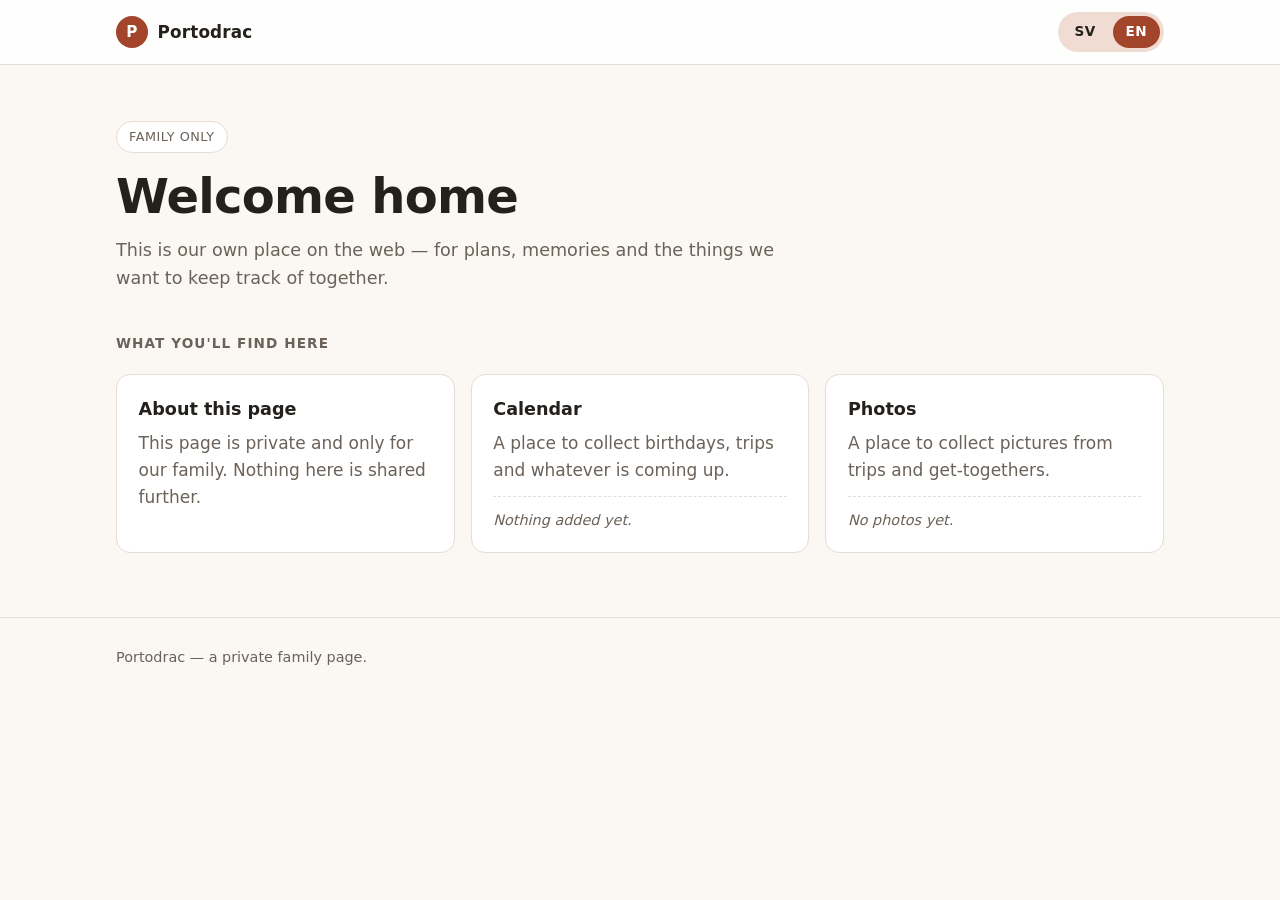
<file: index.html>
<!DOCTYPE html>
<html lang="sv">
<head>
  <meta charset="utf-8">
  <meta name="viewport" content="width=device-width, initial-scale=1">
  <meta name="robots" content="noindex, nofollow">
  <title>Portodrac</title>
  <meta name="description" content="Privat sida för familjen.">
  <link rel="stylesheet" href="css/style.css">
</head>
<body>
  <a class="skip-link" href="#main" data-i18n="a11y.skip">Hoppa till innehåll</a>

  <header class="site-header">
    <div class="wrap header-inner">
      <a class="brand" href="./">
        <span class="brand-mark" aria-hidden="true">P</span>
        <span class="brand-name">Portodrac</span>
      </a>

      <nav class="lang-switch" aria-label="Språk / Language">
        <button type="button" class="lang-btn" data-lang="sv" aria-pressed="true">SV</button>
        <button type="button" class="lang-btn" data-lang="en" aria-pressed="false">EN</button>
      </nav>
    </div>
  </header>

  <main id="main">
    <section class="hero wrap">
      <p class="badge" data-i18n="hero.badge">Endast för familjen</p>
      <h1 data-i18n="hero.title">Välkommen hem</h1>
      <p class="lead" data-i18n="hero.lead">Det här är vår egen plats på nätet — för planer, minnen och sådant vi vill hålla reda på tillsammans.</p>
    </section>

    <section class="cards wrap" aria-labelledby="cards-heading">
      <h2 id="cards-heading" class="section-title" data-i18n="sections.title">Det här finns här</h2>

      <article class="card">
        <h3 data-i18n="about.title">Om sidan</h3>
        <p data-i18n="about.text">Sidan är privat och bara till för oss i familjen. Inget här delas vidare.</p>
      </article>

      <article class="card">
        <h3 data-i18n="calendar.title">Kalender</h3>
        <p data-i18n="calendar.text">Här kan vi samla födelsedagar, resor och annat som är på gång.</p>
        <p class="placeholder" data-i18n="calendar.placeholder">Inget inlagt än.</p>
      </article>

      <article class="card">
        <h3 data-i18n="photos.title">Bilder</h3>
        <p data-i18n="photos.text">Här kan vi samla bilder från resor och träffar.</p>
        <p class="placeholder" data-i18n="photos.placeholder">Inga bilder än.</p>
      </article>
    </section>
  </main>

  <footer class="site-footer">
    <div class="wrap">
      <p data-i18n="footer.text">Portodrac — en privat familjesida.</p>
    </div>
  </footer>

  <script src="js/i18n.js"></script>
  <script src="js/main.js"></script>
</body>
</html>
</file>
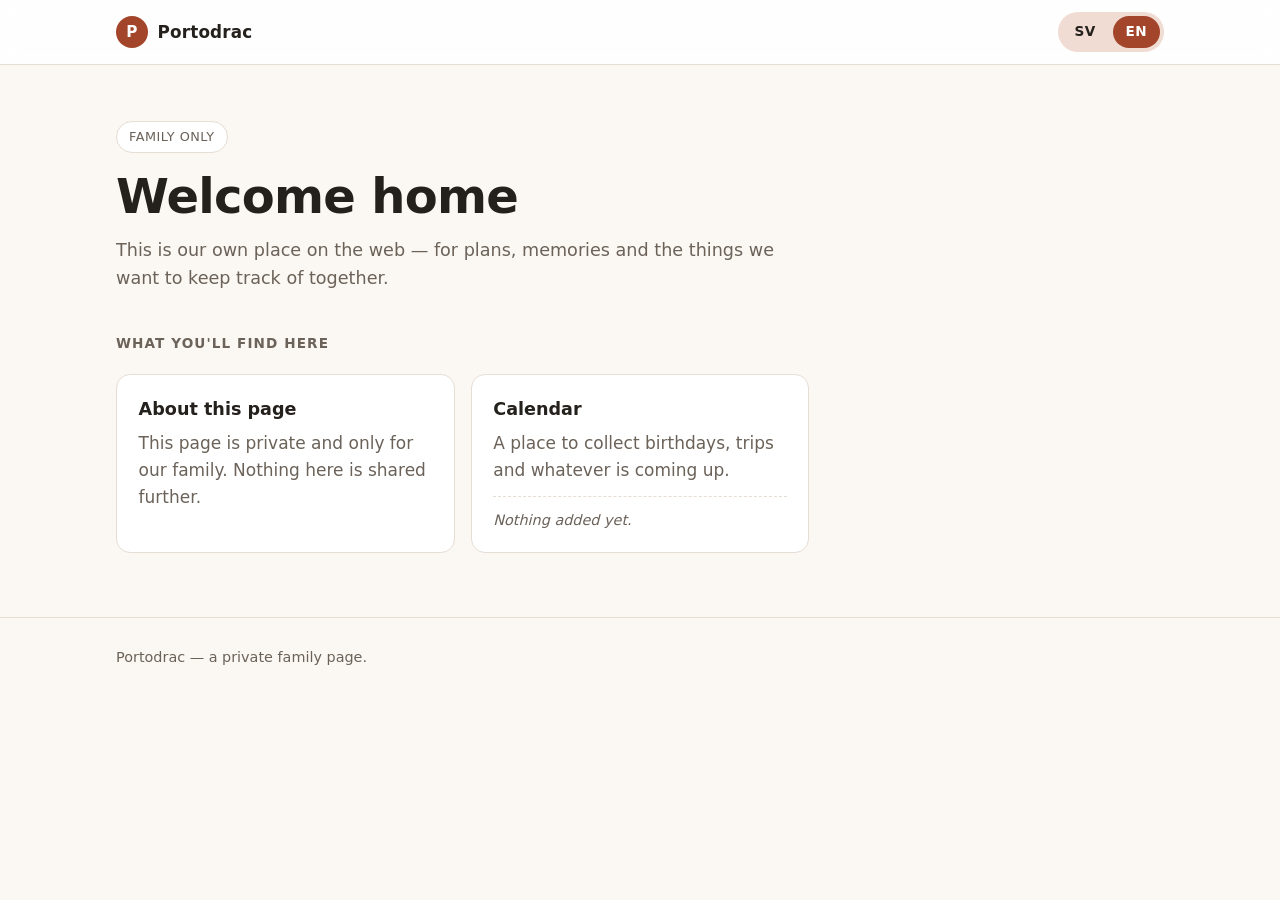
<file: site/index.html>
<!DOCTYPE html>
<html lang="sv">
<head>
  <meta charset="utf-8">
  <meta name="viewport" content="width=device-width, initial-scale=1">
  <meta name="robots" content="noindex, nofollow">
  <title>Portodrac</title>
  <meta name="description" content="Privat sida för familjen.">
  <link rel="stylesheet" href="css/style.css">
</head>
<body>
  <a class="skip-link" href="#main" data-i18n="a11y.skip">Hoppa till innehåll</a>

  <header class="site-header">
    <div class="wrap header-inner">
      <a class="brand" href="./">
        <span class="brand-mark" aria-hidden="true">P</span>
        <span class="brand-name">Portodrac</span>
      </a>

      <nav class="lang-switch" aria-label="Språk / Language">
        <button type="button" class="lang-btn" data-lang="sv" aria-pressed="true">SV</button>
        <button type="button" class="lang-btn" data-lang="en" aria-pressed="false">EN</button>
      </nav>
    </div>
  </header>

  <main id="main">
    <section class="hero wrap">
      <p class="badge" data-i18n="hero.badge">Endast för familjen</p>
      <h1 data-i18n="hero.title">Välkommen hem</h1>
      <p class="lead" data-i18n="hero.lead">Det här är vår egen plats på nätet — för planer, minnen och sådant vi vill hålla reda på tillsammans.</p>
    </section>

    <section class="cards wrap" aria-labelledby="cards-heading">
      <h2 id="cards-heading" class="section-title" data-i18n="sections.title">Det här finns här</h2>

      <article class="card">
        <h3 data-i18n="about.title">Om sidan</h3>
        <p data-i18n="about.text">Sidan är privat och bara till för oss i familjen. Inget här delas vidare.</p>
      </article>

      <article class="card">
        <h3 data-i18n="calendar.title">Kalender</h3>
        <p data-i18n="calendar.text">Här kan vi samla födelsedagar, resor och annat som är på gång.</p>
        <p class="placeholder" data-i18n="calendar.placeholder">Inget inlagt än.</p>
      </article>
    </section>
  </main>

  <footer class="site-footer">
    <div class="wrap">
      <p data-i18n="footer.text">Portodrac — en privat familjesida.</p>
    </div>
  </footer>

  <script src="js/i18n.js"></script>
  <script src="js/main.js"></script>
</body>
</html>
</file>
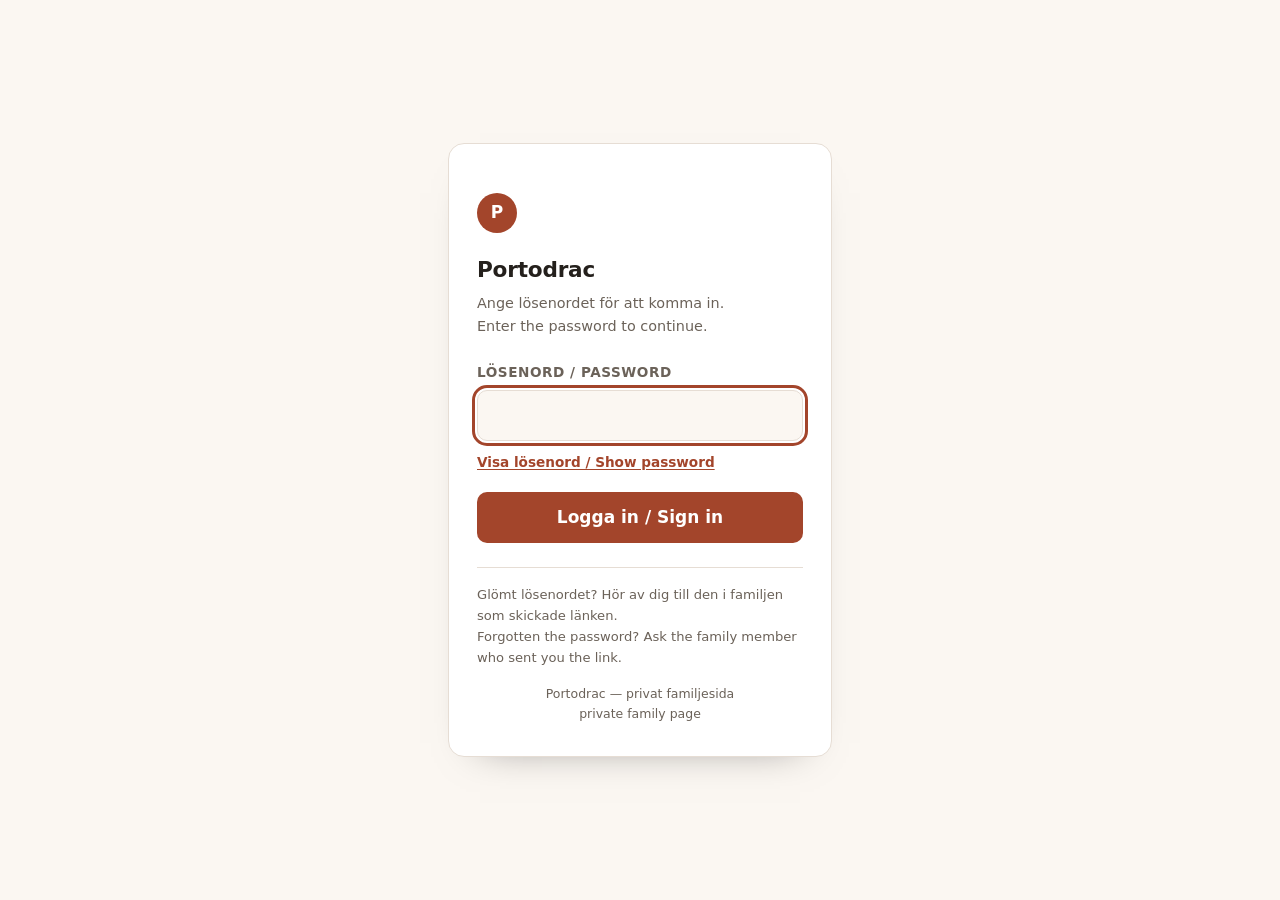
<file: site/login.html>
<!DOCTYPE html>
<html lang="sv">
<head>
  <meta charset="utf-8">
  <meta name="viewport" content="width=device-width, initial-scale=1">
  <meta name="robots" content="noindex, nofollow">
  <meta name="color-scheme" content="light dark">
  <title>Portodrac — inloggning</title>
  <style>
    :root {
      --bg: #fbf7f2;
      --surface: #ffffff;
      --text: #24201c;
      --muted: #6b6259;
      --accent: #a3452b;
      --accent-soft: #f0dcd3;
      --border: #e6ddd4;
      --error: #9c2b21;
    }

    @media (prefers-color-scheme: dark) {
      :root {
        --bg: #17130f;
        --surface: #211b16;
        --text: #f2ebe4;
        --muted: #b0a49a;
        --accent: #e98a63;
        --accent-soft: #3a2a22;
        --border: #342b24;
        --error: #ff9c8f;
      }
    }

    *, *::before, *::after { box-sizing: border-box; }

    body {
      margin: 0;
      min-height: 100vh;
      display: grid;
      place-items: center;
      padding: 1.5rem;
      background: var(--bg);
      color: var(--text);
      font-family: system-ui, -apple-system, "Segoe UI", Roboto, Helvetica, Arial, sans-serif;
      font-size: 1.0625rem;
      line-height: 1.6;
    }

    .card {
      width: 100%;
      max-width: 24rem;
      background: var(--surface);
      border: 1px solid var(--border);
      border-radius: 16px;
      padding: 2rem 1.75rem;
      box-shadow: 0 18px 40px -32px rgba(0, 0, 0, 0.5);
    }

    .mark {
      display: grid;
      place-items: center;
      width: 2.5rem;
      height: 2.5rem;
      border-radius: 50%;
      background: var(--accent);
      color: #fff;
      font-weight: 700;
      margin-bottom: 1.25rem;
    }

    h1 {
      margin: 0 0 0.25rem;
      font-size: 1.35rem;
      letter-spacing: -0.01em;
    }

    .hint {
      margin: 0 0 1.5rem;
      color: var(--muted);
      font-size: 0.9rem;
    }

    .hint span,
    .error span,
    .help span {
      display: block;
    }

    label {
      display: block;
      margin-bottom: 0.4rem;
      font-size: 0.85rem;
      font-weight: 600;
      letter-spacing: 0.04em;
      text-transform: uppercase;
      color: var(--muted);
    }

    input[type="password"],
    input[type="text"] {
      width: 100%;
      padding: 0.7rem 0.85rem;
      font: inherit;
      color: inherit;
      background: var(--bg);
      border: 1px solid var(--border);
      border-radius: 10px;
    }

    input[type="password"]:focus-visible,
    input[type="text"]:focus-visible,
    button:focus-visible,
    .toggle:focus-visible {
      outline: 3px solid var(--accent);
      outline-offset: 2px;
    }

    input[aria-invalid="true"] {
      border-color: var(--error);
      box-shadow: 0 0 0 1px var(--error);
    }

    button {
      width: 100%;
      margin-top: 1rem;
      padding: 0.75rem 1rem;
      font: inherit;
      font-weight: 600;
      color: #fff;
      background: var(--accent);
      border: 0;
      border-radius: 10px;
      cursor: pointer;
    }

    button:hover { filter: brightness(1.08); }

    /* Liten textknapp: visa/dölj lösenordet */
    .toggle {
      width: auto;
      margin: 0.5rem 0 0;
      padding: 0.15rem 0;
      background: none;
      color: var(--accent);
      font-size: 0.85rem;
      font-weight: 600;
      text-decoration: underline;
      text-underline-offset: 0.18em;
    }

    .toggle:hover { filter: none; text-decoration-thickness: 2px; }

    .caps {
      margin: 0.5rem 0 0;
      color: var(--muted);
      font-size: 0.82rem;
    }

    .error {
      margin: 0 0 1rem;
      padding: 0.6rem 0.8rem;
      border-radius: 10px;
      background: color-mix(in srgb, var(--error) 12%, transparent);
      color: var(--error);
      font-size: 0.9rem;
    }

    .error[hidden],
    .caps[hidden] { display: none; }

    .help {
      margin: 1.5rem 0 0;
      padding-top: 1rem;
      border-top: 1px solid var(--border);
      color: var(--muted);
      font-size: 0.82rem;
    }

    .help p { margin: 0; }

    .footer {
      margin: 1rem 0 0;
      color: var(--muted);
      font-size: 0.78rem;
      text-align: center;
    }

    .footer span { display: block; }
  </style>
</head>
<body>
  <main class="card">
    <p class="mark" aria-hidden="true">P</p>
    <h1>Portodrac</h1>
    <p class="hint">
      <span>Ange lösenordet för att komma in.</span>
      <span lang="en">Enter the password to continue.</span>
    </p>

    <form method="POST" action="/.netlify/functions/login">
      <p class="error" id="error" role="alert" hidden>
        <span>Fel lösenord — försök igen.</span>
        <span lang="en">Wrong password, please try again.</span>
      </p>

      <label for="password">Lösenord / Password</label>
      <input id="password" name="password" type="password" autocomplete="current-password" required autofocus>
      <button type="button" class="toggle" id="toggle" aria-controls="password" hidden>
        Visa lösenord / Show password
      </button>
      <p class="caps" id="caps" hidden>
        <span>Caps Lock är på.</span>
        <span lang="en">Caps Lock is on.</span>
      </p>

      <button type="submit">Logga in / Sign in</button>
    </form>

    <div class="help">
      <p>
        <span>Glömt lösenordet? Hör av dig till den i familjen som skickade länken.</span>
        <span lang="en">Forgotten the password? Ask the family member who sent you the link.</span>
      </p>
    </div>

    <p class="footer">
      <span>Portodrac — privat familjesida</span>
      <span lang="en">private family page</span>
    </p>
  </main>

  <script>
    (function () {
      var input = document.getElementById("password");
      var toggle = document.getElementById("toggle");
      var error = document.getElementById("error");
      var caps = document.getElementById("caps");

      /* "Visa lösenord" kräver JS — utan JS döljs knappen helt. */
      toggle.hidden = false;

      if (new URLSearchParams(window.location.search).has("fel")) {
        error.hidden = false;
        input.setAttribute("aria-invalid", "true");
        input.setAttribute("aria-describedby", "error");
        input.select();
      }

      toggle.addEventListener("click", function () {
        var hidden = input.type === "password";
        input.type = hidden ? "text" : "password";
        toggle.textContent = hidden
          ? "Dölj lösenord / Hide password"
          : "Visa lösenord / Show password";
        input.focus();
        var end = input.value.length;
        try {
          input.setSelectionRange(end, end);
        } catch (err) {
          /* Vissa webbläsare tillåter inte det — fokus räcker. */
        }
      });

      function showCaps(event) {
        if (typeof event.getModifierState !== "function") {
          return;
        }
        caps.hidden = !event.getModifierState("CapsLock");
      }

      input.addEventListener("keydown", showCaps);
      input.addEventListener("keyup", showCaps);
      input.addEventListener("blur", function () {
        caps.hidden = true;
      });
    })();
  </script>
</body>
</html>
</file>
<file: css/style.css>
/* Portodrac — privat familjesida. Inga externa typsnitt eller beroenden. */

:root {
  --bg: #fbf7f2;
  --surface: #ffffff;
  --text: #24201c;
  --muted: #6b6259;
  --accent: #a3452b;
  --accent-soft: #f0dcd3;
  --border: #e6ddd4;
  --radius: 14px;
  --wrap: 68rem;
}

@media (prefers-color-scheme: dark) {
  :root {
    --bg: #17130f;
    --surface: #211b16;
    --text: #f2ebe4;
    --muted: #b0a49a;
    --accent: #e98a63;
    --accent-soft: #3a2a22;
    --border: #342b24;
  }
}

*,
*::before,
*::after {
  box-sizing: border-box;
}

html {
  -webkit-text-size-adjust: 100%;
}

body {
  margin: 0;
  background: var(--bg);
  color: var(--text);
  font-family: system-ui, -apple-system, "Segoe UI", Roboto, Helvetica, Arial, sans-serif;
  font-size: 1.0625rem;
  line-height: 1.6;
}

.wrap {
  width: 100%;
  max-width: var(--wrap);
  margin-inline: auto;
  padding-inline: 1.25rem;
}

/* Skiplänk, syns bara vid tangentbordsfokus */
.skip-link {
  position: absolute;
  left: -9999px;
  top: 0;
  background: var(--accent);
  color: #fff;
  padding: 0.6rem 1rem;
  border-radius: 0 0 var(--radius) 0;
  z-index: 10;
}

.skip-link:focus {
  left: 0;
}

/* Header */
.site-header {
  border-bottom: 1px solid var(--border);
  background: color-mix(in srgb, var(--surface) 88%, transparent);
  position: sticky;
  top: 0;
  backdrop-filter: blur(8px);
}

.header-inner {
  display: flex;
  align-items: center;
  justify-content: space-between;
  gap: 1rem;
  min-height: 4rem;
}

.brand {
  display: inline-flex;
  align-items: center;
  gap: 0.6rem;
  color: inherit;
  text-decoration: none;
  font-weight: 650;
  letter-spacing: 0.01em;
}

.brand-mark {
  display: grid;
  place-items: center;
  width: 2rem;
  height: 2rem;
  border-radius: 50%;
  background: var(--accent);
  color: #fff;
  font-size: 0.95rem;
  font-weight: 700;
}

.brand-name {
  font-size: 1.05rem;
}

/* Språkväxlare */
.lang-switch {
  display: inline-flex;
  gap: 0.25rem;
  padding: 0.25rem;
  background: var(--accent-soft);
  border-radius: 999px;
}

.lang-btn {
  appearance: none;
  border: 0;
  background: transparent;
  color: inherit;
  font: inherit;
  font-size: 0.85rem;
  font-weight: 600;
  letter-spacing: 0.04em;
  padding: 0.35rem 0.8rem;
  border-radius: 999px;
  cursor: pointer;
}

.lang-btn[aria-pressed="true"] {
  background: var(--accent);
  color: #fff;
}

.lang-btn:focus-visible,
.brand:focus-visible {
  outline: 3px solid var(--accent);
  outline-offset: 2px;
}

/* Hero */
.hero {
  padding-block: 3.5rem 2.5rem;
}

.badge {
  display: inline-block;
  margin: 0 0 1rem;
  padding: 0.3rem 0.75rem;
  border: 1px solid var(--border);
  border-radius: 999px;
  background: var(--surface);
  color: var(--muted);
  font-size: 0.8rem;
  letter-spacing: 0.04em;
  text-transform: uppercase;
}

.hero h1 {
  margin: 0 0 0.75rem;
  font-size: clamp(2rem, 5vw, 3rem);
  line-height: 1.15;
  letter-spacing: -0.015em;
}

.lead {
  margin: 0;
  max-width: 42rem;
  color: var(--muted);
  font-size: 1.1rem;
}

/* Kort */
.cards {
  display: grid;
  gap: 1rem;
  grid-template-columns: repeat(auto-fit, minmax(16rem, 1fr));
  padding-bottom: 4rem;
}

.section-title {
  grid-column: 1 / -1;
  margin: 0 0 0.25rem;
  font-size: 0.85rem;
  font-weight: 600;
  letter-spacing: 0.08em;
  text-transform: uppercase;
  color: var(--muted);
}

.card {
  background: var(--surface);
  border: 1px solid var(--border);
  border-radius: var(--radius);
  padding: 1.25rem 1.35rem;
}

.card h3 {
  margin: 0 0 0.4rem;
  font-size: 1.1rem;
}

.card p {
  margin: 0;
  color: var(--muted);
}

.placeholder {
  margin-top: 0.75rem !important;
  padding-top: 0.75rem;
  border-top: 1px dashed var(--border);
  font-size: 0.9rem;
  font-style: italic;
}

/* Footer */
.site-footer {
  border-top: 1px solid var(--border);
  padding-block: 1.75rem;
  color: var(--muted);
  font-size: 0.9rem;
}

.site-footer p {
  margin: 0;
}
</file>
<file: site/css/style.css>
/* Portodrac — privat familjesida. Inga externa typsnitt eller beroenden. */

:root {
  --bg: #fbf7f2;
  --surface: #ffffff;
  --text: #24201c;
  --muted: #6b6259;
  --accent: #a3452b;
  --accent-soft: #f0dcd3;
  --border: #e6ddd4;
  --radius: 14px;
  --wrap: 68rem;
}

@media (prefers-color-scheme: dark) {
  :root {
    --bg: #17130f;
    --surface: #211b16;
    --text: #f2ebe4;
    --muted: #b0a49a;
    --accent: #e98a63;
    --accent-soft: #3a2a22;
    --border: #342b24;
  }
}

*,
*::before,
*::after {
  box-sizing: border-box;
}

html {
  -webkit-text-size-adjust: 100%;
}

body {
  margin: 0;
  background: var(--bg);
  color: var(--text);
  font-family: system-ui, -apple-system, "Segoe UI", Roboto, Helvetica, Arial, sans-serif;
  font-size: 1.0625rem;
  line-height: 1.6;
}

.wrap {
  width: 100%;
  max-width: var(--wrap);
  margin-inline: auto;
  padding-inline: 1.25rem;
}

/* Skiplänk, syns bara vid tangentbordsfokus */
.skip-link {
  position: absolute;
  left: -9999px;
  top: 0;
  background: var(--accent);
  color: #fff;
  padding: 0.6rem 1rem;
  border-radius: 0 0 var(--radius) 0;
  z-index: 10;
}

.skip-link:focus {
  left: 0;
}

/* Header */
.site-header {
  border-bottom: 1px solid var(--border);
  background: color-mix(in srgb, var(--surface) 88%, transparent);
  position: sticky;
  top: 0;
  backdrop-filter: blur(8px);
}

.header-inner {
  display: flex;
  align-items: center;
  justify-content: space-between;
  gap: 1rem;
  min-height: 4rem;
}

.brand {
  display: inline-flex;
  align-items: center;
  gap: 0.6rem;
  color: inherit;
  text-decoration: none;
  font-weight: 650;
  letter-spacing: 0.01em;
}

.brand-mark {
  display: grid;
  place-items: center;
  width: 2rem;
  height: 2rem;
  border-radius: 50%;
  background: var(--accent);
  color: #fff;
  font-size: 0.95rem;
  font-weight: 700;
}

.brand-name {
  font-size: 1.05rem;
}

/* Språkväxlare */
.lang-switch {
  display: inline-flex;
  gap: 0.25rem;
  padding: 0.25rem;
  background: var(--accent-soft);
  border-radius: 999px;
}

.lang-btn {
  appearance: none;
  border: 0;
  background: transparent;
  color: inherit;
  font: inherit;
  font-size: 0.85rem;
  font-weight: 600;
  letter-spacing: 0.04em;
  padding: 0.35rem 0.8rem;
  border-radius: 999px;
  cursor: pointer;
}

.lang-btn[aria-pressed="true"] {
  background: var(--accent);
  color: #fff;
}

.lang-btn:focus-visible,
.brand:focus-visible {
  outline: 3px solid var(--accent);
  outline-offset: 2px;
}

/* Hero */
.hero {
  padding-block: 3.5rem 2.5rem;
}

.badge {
  display: inline-block;
  margin: 0 0 1rem;
  padding: 0.3rem 0.75rem;
  border: 1px solid var(--border);
  border-radius: 999px;
  background: var(--surface);
  color: var(--muted);
  font-size: 0.8rem;
  letter-spacing: 0.04em;
  text-transform: uppercase;
}

.hero h1 {
  margin: 0 0 0.75rem;
  font-size: clamp(2rem, 5vw, 3rem);
  line-height: 1.15;
  letter-spacing: -0.015em;
}

.lead {
  margin: 0;
  max-width: 42rem;
  color: var(--muted);
  font-size: 1.1rem;
}

/* Kort */
.cards {
  display: grid;
  gap: 1rem;
  grid-template-columns: repeat(auto-fit, minmax(16rem, 1fr));
  padding-bottom: 4rem;
}

.section-title {
  grid-column: 1 / -1;
  margin: 0 0 0.25rem;
  font-size: 0.85rem;
  font-weight: 600;
  letter-spacing: 0.08em;
  text-transform: uppercase;
  color: var(--muted);
}

.card {
  background: var(--surface);
  border: 1px solid var(--border);
  border-radius: var(--radius);
  padding: 1.25rem 1.35rem;
}

.card h3 {
  margin: 0 0 0.4rem;
  font-size: 1.1rem;
}

.card p {
  margin: 0;
  color: var(--muted);
}

.placeholder {
  margin-top: 0.75rem !important;
  padding-top: 0.75rem;
  border-top: 1px dashed var(--border);
  font-size: 0.9rem;
  font-style: italic;
}

/* Footer */
.site-footer {
  border-top: 1px solid var(--border);
  padding-block: 1.75rem;
  color: var(--muted);
  font-size: 0.9rem;
}

.site-footer p {
  margin: 0;
}
</file>
